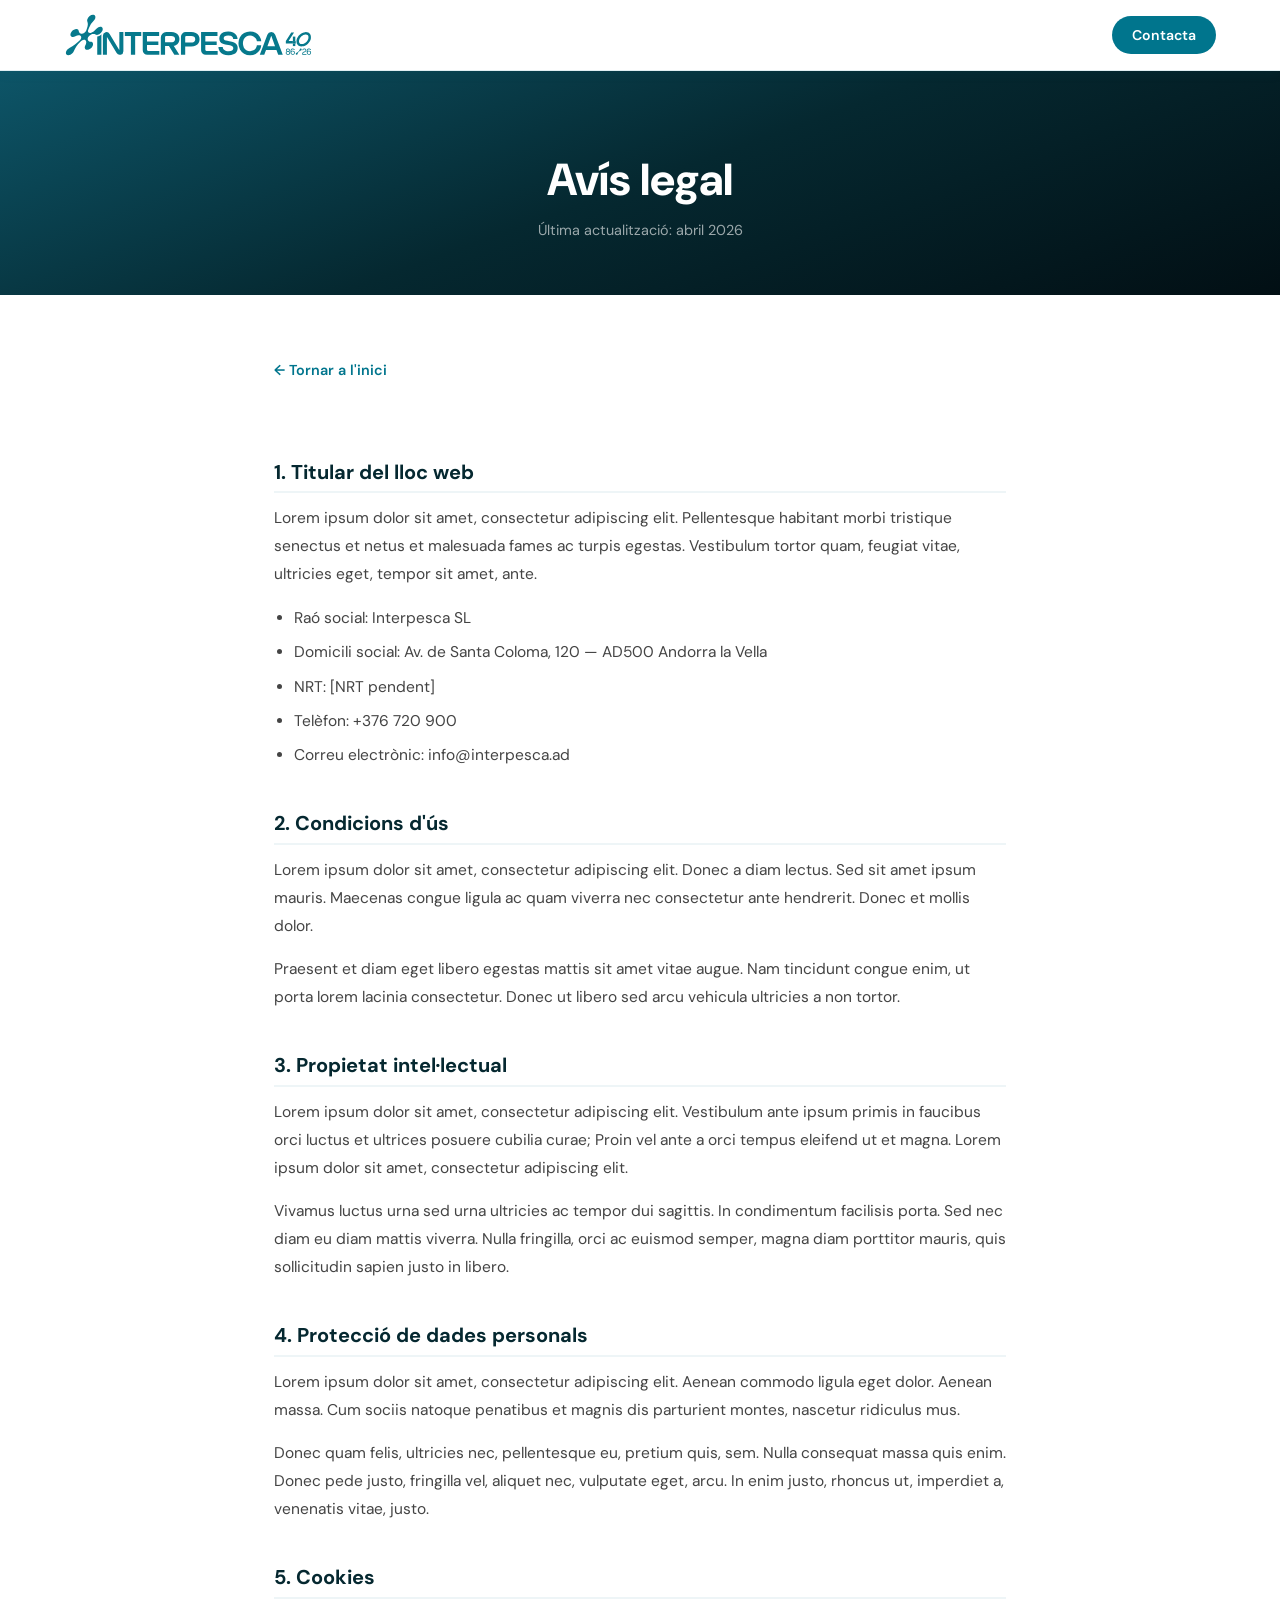
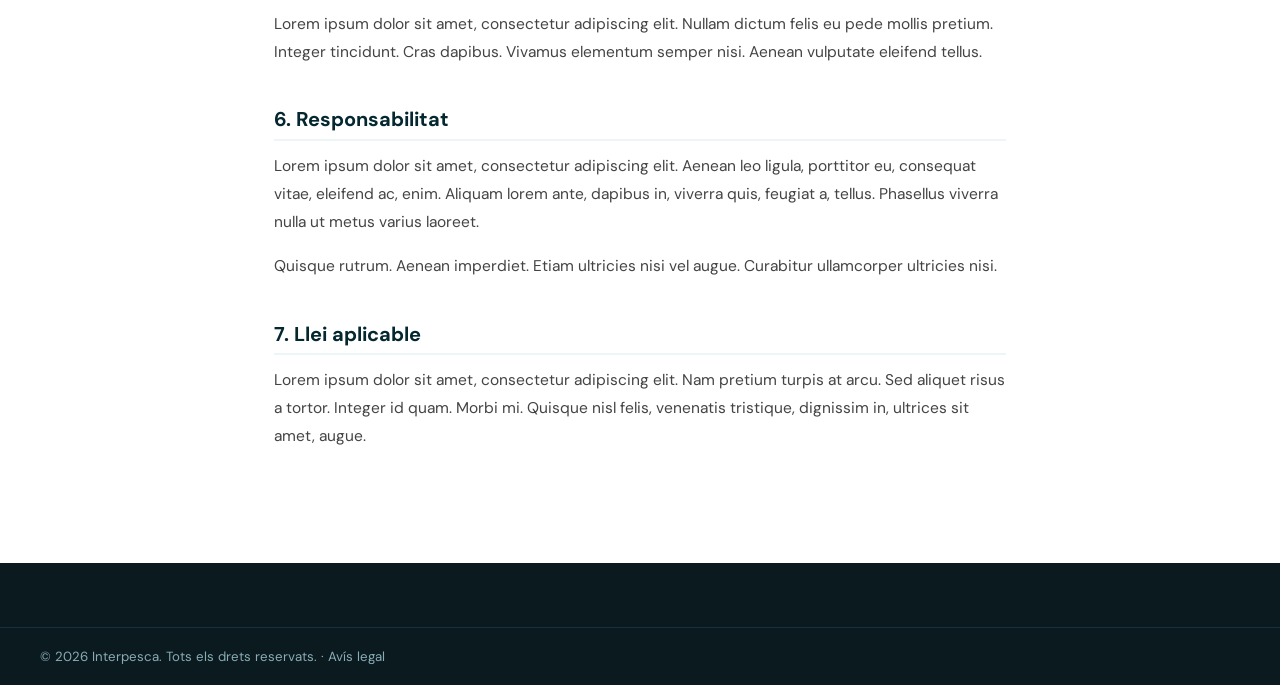
<file: avis-legal.html>
<!DOCTYPE html>
<html lang="ca">
<head>
  <meta charset="UTF-8" />
  <meta name="viewport" content="width=device-width, initial-scale=1.0" />
  <meta name="robots" content="noindex, nofollow" />
  <meta name="theme-color" content="#00758d" />
  <title>Avís legal — Interpesca</title>
  <link rel="icon" type="image/svg+xml" href="assets/logo-segell.svg" />
  <link rel="canonical" href="https://www.interpesca.ad/avis-legal.html" />
  <link rel="preconnect" href="https://fonts.googleapis.com" />
  <link rel="preconnect" href="https://fonts.gstatic.com" crossorigin />
  <link href="https://fonts.googleapis.com/css2?family=DM+Sans:wght@400;500;600;700;800&display=swap" rel="stylesheet" />
  <link rel="stylesheet" href="styles.css" />
  <style>
    .legal-page {
      min-height: 100vh;
      display: flex;
      flex-direction: column;
    }
    .legal-hero {
      background: linear-gradient(160deg, #0d5568 0%, #052830 50%, #020f14 100%);
      padding: 5rem 0 3.5rem;
      text-align: center;
    }
    .legal-hero h1 {
      color: #fff;
      font-size: clamp(1.8rem, 4vw, 2.8rem);
      font-weight: 800;
      margin-bottom: .75rem;
    }
    .legal-hero p {
      color: rgba(255,255,255,.6);
      font-size: .9rem;
    }
    .legal-content {
      flex: 1;
      padding: 4rem 0 6rem;
      background: #fff;
    }
    .legal-content .container {
      max-width: 780px;
    }
    .legal-content h2 {
      font-size: 1.25rem;
      font-weight: 700;
      color: #052830;
      margin: 2.5rem 0 .75rem;
      padding-bottom: .4rem;
      border-bottom: 2px solid #eef5f7;
    }
    .legal-content h2:first-child {
      margin-top: 0;
    }
    .legal-content p {
      color: #444;
      line-height: 1.8;
      margin-bottom: 1rem;
      font-size: .97rem;
    }
    .legal-content ul {
      margin: .5rem 0 1rem 1.25rem;
      color: #444;
      line-height: 1.8;
      font-size: .97rem;
    }
    .legal-content ul li {
      margin-bottom: .4rem;
    }
    .legal-back {
      display: inline-flex;
      align-items: center;
      gap: .5rem;
      color: var(--primary);
      font-weight: 600;
      font-size: .9rem;
      margin-bottom: 2.5rem;
      text-decoration: none;
      transition: gap .2s;
    }
    .legal-back:hover { gap: .75rem; }
  </style>
</head>
<body class="legal-page">

  <!-- HEADER -->
  <header class="header" role="banner">
    <div class="container header__inner">
      <a href="/" class="logo" title="Interpesca · Inici" aria-label="Interpesca, tornar a l'inici">
        <img src="assets/logo-color-40.svg" alt="Logotip Interpesca" class="logo__img" width="160" height="44" />
      </a>
      <nav aria-label="Navegació principal">
        <a href="/#contacte" class="btn btn--primary" style="font-size:.88rem;padding:.6rem 1.25rem">Contacta</a>
      </nav>
    </div>
  </header>

  <!-- HERO -->
  <section class="legal-hero">
    <div class="container">
      <h1>Avís legal</h1>
      <p>Última actualització: abril 2026</p>
    </div>
  </section>

  <!-- CONTINGUT -->
  <main class="legal-content" id="main-content">
    <div class="container">

      <a href="/" class="legal-back" aria-label="Tornar a la pàgina principal">
        ← Tornar a l'inici
      </a>

      <h2>1. Titular del lloc web</h2>
      <p>Lorem ipsum dolor sit amet, consectetur adipiscing elit. Pellentesque habitant morbi tristique senectus et netus et malesuada fames ac turpis egestas. Vestibulum tortor quam, feugiat vitae, ultricies eget, tempor sit amet, ante.</p>
      <ul>
        <li>Raó social: Interpesca SL</li>
        <li>Domicili social: Av. de Santa Coloma, 120 — AD500 Andorra la Vella</li>
        <li>NRT: [NRT pendent]</li>
        <li>Telèfon: <a href="tel:+376720900">+376 720 900</a></li>
        <li>Correu electrònic: <a href="mailto:info@interpesca.ad">info@interpesca.ad</a></li>
      </ul>

      <h2>2. Condicions d'ús</h2>
      <p>Lorem ipsum dolor sit amet, consectetur adipiscing elit. Donec a diam lectus. Sed sit amet ipsum mauris. Maecenas congue ligula ac quam viverra nec consectetur ante hendrerit. Donec et mollis dolor.</p>
      <p>Praesent et diam eget libero egestas mattis sit amet vitae augue. Nam tincidunt congue enim, ut porta lorem lacinia consectetur. Donec ut libero sed arcu vehicula ultricies a non tortor.</p>

      <h2>3. Propietat intel·lectual</h2>
      <p>Lorem ipsum dolor sit amet, consectetur adipiscing elit. Vestibulum ante ipsum primis in faucibus orci luctus et ultrices posuere cubilia curae; Proin vel ante a orci tempus eleifend ut et magna. Lorem ipsum dolor sit amet, consectetur adipiscing elit.</p>
      <p>Vivamus luctus urna sed urna ultricies ac tempor dui sagittis. In condimentum facilisis porta. Sed nec diam eu diam mattis viverra. Nulla fringilla, orci ac euismod semper, magna diam porttitor mauris, quis sollicitudin sapien justo in libero.</p>

      <h2>4. Protecció de dades personals</h2>
      <p>Lorem ipsum dolor sit amet, consectetur adipiscing elit. Aenean commodo ligula eget dolor. Aenean massa. Cum sociis natoque penatibus et magnis dis parturient montes, nascetur ridiculus mus.</p>
      <p>Donec quam felis, ultricies nec, pellentesque eu, pretium quis, sem. Nulla consequat massa quis enim. Donec pede justo, fringilla vel, aliquet nec, vulputate eget, arcu. In enim justo, rhoncus ut, imperdiet a, venenatis vitae, justo.</p>

      <h2>5. Cookies</h2>
      <p>Lorem ipsum dolor sit amet, consectetur adipiscing elit. Nullam dictum felis eu pede mollis pretium. Integer tincidunt. Cras dapibus. Vivamus elementum semper nisi. Aenean vulputate eleifend tellus.</p>

      <h2>6. Responsabilitat</h2>
      <p>Lorem ipsum dolor sit amet, consectetur adipiscing elit. Aenean leo ligula, porttitor eu, consequat vitae, eleifend ac, enim. Aliquam lorem ante, dapibus in, viverra quis, feugiat a, tellus. Phasellus viverra nulla ut metus varius laoreet.</p>
      <p>Quisque rutrum. Aenean imperdiet. Etiam ultricies nisi vel augue. Curabitur ullamcorper ultricies nisi.</p>

      <h2>7. Llei aplicable</h2>
      <p>Lorem ipsum dolor sit amet, consectetur adipiscing elit. Nam pretium turpis at arcu. Sed aliquet risus a tortor. Integer id quam. Morbi mi. Quisque nisl felis, venenatis tristique, dignissim in, ultrices sit amet, augue.</p>

    </div>
  </main>

  <!-- FOOTER -->
  <footer class="footer" role="contentinfo" style="margin-top:auto">
    <div class="footer__bottom">
      <div class="container footer__bottom-inner">
        <p>© 2026 Interpesca. Tots els drets reservats. · <a href="/avis-legal.html" title="Avís legal">Avís legal</a></p>
      </div>
    </div>
  </footer>

</body>
</html>
</file>
<file: styles.css>
/* ===== RESET & BASE ===== */
*, *::before, *::after { box-sizing: border-box; margin: 0; padding: 0; }
html { scroll-behavior: smooth; }
body { font-family: 'DM Sans', system-ui, sans-serif; color: #1a1a1a; background: #fff; }
img { max-width: 100%; }
a { text-decoration: none; color: inherit; }

/* ===== VARIABLES ===== */
:root {
  --primary:      #00758d;
  --primary-light:#00b2e3;
  --primary-pale: #e6f7fc;
  --primary-dark: #005a6e;
  --white:        #ffffff;
  --gray:         #f0f5f7;
  --text-muted:   #5a7078;
  --radius:       12px;
  --shadow:       0 4px 20px rgba(0,117,141,.10);
}

/* ===== UTILITIES ===== */
.container { max-width: 1200px; margin: 0 auto; padding: 0 1.5rem; }
.section-title {
  font-size: clamp(1.6rem, 3vw, 2.2rem); font-weight: 700; color: #1a1a1a;
  margin-bottom: .5rem; position: relative;
}
.section-title--accent::before {
  content: ''; display: block; width: 44px; height: 3px;
  background: var(--primary-light); margin-bottom: 1rem; border-radius: 2px;
}
.section-sub { color: var(--text-muted); margin-bottom: 2.5rem; max-width: 680px; line-height: 1.7; }

/* ===== SCROLL REVEAL ===== */
.reveal { opacity: 0; transform: translateY(24px); transition: opacity .8s ease, transform .8s ease; }
.reveal.visible { opacity: 1; transform: translateY(0); }
.reveal-stagger > * { opacity: 0; transform: translateY(20px); transition: opacity .6s ease, transform .6s ease; }
.reveal-stagger.visible > * { opacity: 1; transform: translateY(0); }
.reveal-stagger.visible > *:nth-child(1)  { transition-delay: .05s; }
.reveal-stagger.visible > *:nth-child(2)  { transition-delay: .12s; }
.reveal-stagger.visible > *:nth-child(3)  { transition-delay: .19s; }
.reveal-stagger.visible > *:nth-child(4)  { transition-delay: .26s; }
.reveal-stagger.visible > *:nth-child(5)  { transition-delay: .33s; }
.reveal-stagger.visible > *:nth-child(6)  { transition-delay: .40s; }
.reveal-stagger.visible > *:nth-child(7)  { transition-delay: .47s; }
.reveal-stagger.visible > *:nth-child(8)  { transition-delay: .54s; }
.reveal-stagger.visible > *:nth-child(9)  { transition-delay: .61s; }
@media (prefers-reduced-motion: reduce) {
  .reveal, .reveal-stagger > *, .stat { opacity: 1 !important; transform: none !important; transition: none !important; }
}

/* ===== BUTTONS ===== */
.btn {
  display: inline-flex; align-items: center; justify-content: center;
  gap: .5rem; padding: .75rem 1.75rem; border-radius: 50px;
  font-weight: 600; font-size: .95rem; cursor: pointer; border: none;
  transition: all .2s; text-align: center;
}
.btn--primary { background: var(--primary); color: #fff; }
.btn--primary:hover { background: var(--primary-dark); transform: translateY(-2px); }
.btn--outline { background: transparent; color: var(--primary); border: 2px solid var(--primary); }
.btn--outline:hover { background: var(--primary); color: #fff; }
.btn--sm { padding: .45rem 1.1rem; font-size: .85rem; }
.btn--large { width: 100%; padding: 1rem; font-size: 1.05rem; border-radius: var(--radius); }
.btn--whatsapp {
  background: #25D366; color: #fff; border-radius: var(--radius);
  padding: .9rem 1.5rem; font-size: .95rem; margin-top: 2rem; width: 100%;
}
.btn--whatsapp:hover { background: #1da851; transform: translateY(-2px); }

/* ===== HEADER ===== */
.header {
  position: sticky; top: 0; z-index: 100;
  background: #fff; border-bottom: 1px solid #e0eef2;
  box-shadow: 0 2px 12px rgba(0,117,141,.08);
}
.header__inner {
  display: flex; align-items: center; justify-content: space-between;
  height: 70px;
}
.logo { display: flex; align-items: center; }
.logo__img { height: 44px; width: auto; display: block; }
.logo__text { font-size: 1.5rem; font-weight: 900; color: var(--primary); letter-spacing: .08em; }
.logo__text--light { color: #fff; }
.footer__logo { height: 56px; width: auto; display: block; margin-bottom: .85rem; }
.nav { display: flex; gap: 2rem; }
.nav a { font-weight: 500; color: #444; transition: color .2s; font-size: .95rem; }
.nav a:hover { color: var(--primary); }
.hamburger { display: none; flex-direction: column; gap: 5px; background: none; border: none; cursor: pointer; padding: .25rem; }
.hamburger span { display: block; width: 24px; height: 2px; background: #333; border-radius: 2px; transition: all .3s; }

/* ===== HERO ===== */
.hero {
  position: relative; min-height: 94vh;
  display: flex; align-items: center;
  background: #001e26;
  overflow: hidden;
}
.hero__video {
  position: absolute; inset: 0; width: 100%; height: 100%;
  object-fit: cover; z-index: 0;
  animation: heroZoom 22s ease-in-out infinite alternate;
}
@keyframes heroZoom {
  from { transform: scale(1); }
  to   { transform: scale(1.08); }
}
.hero__overlay {
  position: absolute; inset: 0; z-index: 1;
  background:
    linear-gradient(90deg, rgba(0,12,18,.96) 0%, rgba(0,30,42,.92) 30%, rgba(0,55,72,.72) 60%, rgba(0,75,95,.45) 100%),
    linear-gradient(180deg, rgba(0,10,16,.55) 0%, transparent 40%, rgba(0,10,16,.7) 100%);
}
.hero__vignette {
  position: absolute; inset: 0; z-index: 1; pointer-events: none;
  background:
    radial-gradient(ellipse at 15% 50%, rgba(0,8,14,.5) 0%, transparent 55%),
    radial-gradient(ellipse at 85% 50%, transparent 40%, rgba(0,10,16,.6) 100%);
}

/* Side label (vertical "Est. 1986") */
.hero__side {
  position: absolute; left: 1.75rem; top: 50%; transform: translateY(-50%);
  z-index: 3; display: flex; flex-direction: column; align-items: center; gap: 1rem;
  animation: heroFadeIn 1.3s ease-out .4s both;
}
.hero__side-line {
  width: 1.5px; height: 72px;
  background: linear-gradient(to bottom, transparent, rgba(255,255,255,.55), transparent);
}
.hero__side-text {
  writing-mode: vertical-lr; transform: rotate(180deg);
  font-size: .68rem; font-weight: 600; letter-spacing: .28em;
  text-transform: uppercase; color: rgba(255,255,255,.5); white-space: nowrap;
}

.hero__content {
  position: relative; z-index: 2;
  max-width: 780px;
  width: 100%;
  text-align: left;
  margin-left: max(5rem, 8vw);
  padding: 0 1.5rem 0 0;
  animation: heroFadeIn 1.1s ease-out both;
}
.hero__accent {
  width: clamp(44px, 4.5vw, 64px); height: 3px; background: var(--primary-light);
  margin-bottom: clamp(1.25rem, 2.2vw, 2rem); box-shadow: 0 0 18px rgba(0,178,227,.6);
}
.hero__eyebrow {
  color: var(--primary-light); font-size: clamp(.72rem, .9vw, .82rem); font-weight: 700;
  letter-spacing: .28em; text-transform: uppercase;
  margin-bottom: clamp(1.25rem, 2.2vw, 2rem);
}
@keyframes heroFadeIn {
  from { opacity: 0; transform: translateY(24px); }
  to   { opacity: 1; transform: translateY(0); }
}
.hero__badge {
  display: inline-flex; align-items: center; gap: .55rem;
  background: rgba(0,0,0,.35); color: #fff;
  border: 1px solid rgba(0,178,227,.6); border-radius: 50px;
  padding: .4rem .75rem; font-size: clamp(.82rem, .95vw, .92rem); font-weight: 600;
  margin-bottom: clamp(1.25rem, 2.2vw, 2rem); backdrop-filter: blur(10px);
  letter-spacing: .01em;
}
.hero__badge-num {
  background: var(--primary-light); color: #fff; font-weight: 800;
  border-radius: 50px; padding: .2rem .75rem; font-size: .85rem;
  letter-spacing: .02em; box-shadow: 0 0 14px rgba(0,178,227,.5);
}
.hero__title {
  font-size: clamp(1.5rem, 4.5vw, 3.8rem); font-weight: 800; line-height: 1.1;
  margin-bottom: clamp(1.25rem, 2.2vw, 2rem); color: #fff;
  text-shadow: 0 2px 36px rgba(0,0,0,.85), 0 1px 4px rgba(0,0,0,.5);
  letter-spacing: -.02em;
}
.hero__title-accent {
  color: var(--primary-light);
  font-style: italic; font-weight: 700;
}
.hero__divider {
  width: clamp(60px, 6vw, 90px); height: 2px; background: rgba(255,255,255,.35);
  margin: 0 0 clamp(1.25rem, 2.2vw, 2rem);
}
.hero__subtitle {
  font-size: clamp(1rem, 1.2vw, 1.15rem); color: rgba(255,255,255,.95);
  margin-bottom: clamp(1.25rem, 2.2vw, 2rem); line-height: 1.75; max-width: 700px;
  text-shadow: 0 1px 20px rgba(0,0,0,.75), 0 1px 3px rgba(0,0,0,.5);
}
.hero__ctas { display: flex; gap: 1rem; flex-wrap: wrap; }
.hero .btn--primary {
  background: #fff; color: var(--primary-dark);
  font-weight: 800; font-size: 1rem; letter-spacing: .01em;
  box-shadow: 0 4px 16px rgba(0,0,0,.25);
}
.hero .btn--primary:hover { background: #f0f8fb; box-shadow: 0 6px 20px rgba(0,0,0,.3); transform: translateY(-2px); }
.btn--ghost {
  background: rgba(255,255,255,.08); color: #fff;
  border: 1.5px solid rgba(255,255,255,.35);
  backdrop-filter: blur(8px);
  padding: .75rem 1.75rem; border-radius: 50px;
  font-weight: 600; font-size: .95rem;
}
.btn--ghost:hover { background: rgba(255,255,255,.18); border-color: rgba(255,255,255,.6); transform: translateY(-2px); }

/* SCROLL INDICATOR (centre baix) */
.hero__scroll {
  position: absolute; bottom: 2.25rem; left: 50%; transform: translateX(-50%);
  z-index: 3; display: flex; flex-direction: column; align-items: center;
  gap: .6rem; color: rgba(255,255,255,.65);
  font-size: .68rem; font-weight: 600; letter-spacing: .3em;
  text-transform: uppercase; text-decoration: none;
  animation: heroScrollFade 1.5s ease-out 1s both;
}
.hero__scroll:hover { color: #fff; }
.hero__scroll-text { order: 1; }
.hero__scroll-line {
  order: 2; width: 1.5px; height: 52px; background: rgba(255,255,255,.35);
  position: relative; overflow: hidden;
}
.hero__scroll-line::after {
  content: ''; position: absolute; top: -100%; left: 0; width: 100%; height: 55%;
  background: linear-gradient(180deg, transparent, var(--primary-light));
  animation: scrollDown 2.2s ease-in-out infinite;
}
@keyframes scrollDown { 0% { top: -100%; } 100% { top: 200%; } }
@keyframes heroScrollFade {
  from { opacity: 0; transform: translateX(-50%) translateY(8px); }
  to   { opacity: 1; transform: translateX(-50%) translateY(0); }
}

/* ===== STATS ===== */
.stats {
  background: var(--primary); padding: 4rem 0;
  border-top: 4px solid var(--primary-dark); position: relative; overflow: hidden;
}
.stats::before {
  content: ''; position: absolute; inset: 0;
  background:
    radial-gradient(circle at 20% 50%, rgba(0,178,227,.18) 0%, transparent 55%),
    radial-gradient(circle at 85% 50%, rgba(0,178,227,.1) 0%, transparent 55%);
  pointer-events: none;
}
.stats__grid { display: grid; grid-template-columns: repeat(3, 1fr); gap: 1rem; text-align: center; position: relative; z-index: 1; }
.stat {
  color: #fff; opacity: 0; transform: translateY(18px);
  transition: opacity .7s ease, transform .7s ease;
}
.stats.visible .stat { opacity: 1; transform: translateY(0); }
.stats.visible .stat:nth-child(1) { transition-delay: .05s; }
.stats.visible .stat:nth-child(2) { transition-delay: .2s; }
.stats.visible .stat:nth-child(3) { transition-delay: .35s; }
.stat + .stat { position: relative; }
.stat + .stat::before {
  content: ''; position: absolute; left: 0; top: 15%; bottom: 15%; width: 1px;
  background: linear-gradient(to bottom, transparent, rgba(255,255,255,.2), transparent);
}
.stat__row { display: flex; align-items: baseline; justify-content: center; gap: .05rem; }
.stat__symbol { font-size: 2.2rem; font-weight: 800; color: var(--primary-light); }
.stat__number { font-size: 3rem; font-weight: 800; }
.stat p {
  font-size: .82rem; opacity: .85; margin-top: .65rem;
  text-transform: uppercase; letter-spacing: .15em; font-weight: 500;
}
.stats__stamp {
  position: absolute; right: 1rem; top: 50%;
  transform: translateY(-50%);
  width: 300px; height: 300px; opacity: .1; z-index: 0;
  pointer-events: none; user-select: none;
}
@media (max-width: 900px) { .stats__stamp { display: none; } }

/* ===== CATEGORIES ===== */
.categories {
  padding: 7rem 0; background: #fff;
  border-top: 1px solid #8fc8dc;
  position: relative;
}
.categories__header {
  display: grid; grid-template-columns: 1fr 1fr; gap: 4rem;
  align-items: end; margin-bottom: 4.5rem;
}
.categories__header .eyebrow { color: var(--primary); margin-bottom: 1rem; }
.categories__header .section-title {
  font-size: clamp(2rem, 4vw, 2.8rem); line-height: 1.1;
  font-weight: 800; color: #0a1a1f; letter-spacing: -.02em;
  margin: 0;
}
.categories__intro {
  color: var(--text-muted); font-size: 1rem; line-height: 1.8;
  max-width: 480px; justify-self: end;
}
.categories__intro strong { color: var(--primary); font-weight: 700; }

.cat-grid {
  display: grid; grid-template-columns: repeat(3, 1fr); gap: 1rem;
}
.cat-card {
  position: relative;
  padding: 2.5rem 2.25rem 2.25rem;
  border: 1px solid #dde5ea;
  border-radius: 16px;
  background: #fff;
  display: flex; flex-direction: column; gap: .75rem;
  transition: transform .3s cubic-bezier(.4,0,.2,1), box-shadow .3s, border-color .3s;
  overflow: hidden;
  box-shadow: 0 1px 3px rgba(10,40,55,.04), 0 4px 16px rgba(10,40,55,.04);
}
.cat-card::before {
  content: ''; position: absolute; top: 0; left: 0; right: 0;
  height: 4px;
  background: linear-gradient(90deg, var(--primary), var(--primary-light));
  transform: scaleX(0); transform-origin: left;
  transition: transform .45s cubic-bezier(.4,0,.2,1);
}
.cat-card:hover {
  transform: translateY(-5px);
  border-color: #c2d2da;
  box-shadow: 0 4px 10px rgba(10,40,55,.06), 0 20px 45px rgba(10,40,55,.12);
}
.cat-card:hover::before { transform: scaleX(1); }

.cat-card__meta {
  display: flex; justify-content: space-between; align-items: center;
  margin-bottom: .75rem;
}
.cat-card__num {
  font-size: .7rem; font-weight: 700; color: #7a9ba7;
  letter-spacing: .22em; font-variant-numeric: tabular-nums;
}
.cat-card__icon {
  width: 42px; height: 42px; border-radius: 10px;
  background: #eef5f8; display: flex; align-items: center; justify-content: center;
  font-size: 1.3rem; line-height: 1;
  transition: background .3s, transform .35s ease;
}
.cat-card:hover .cat-card__icon {
  background: var(--primary-pale);
  transform: scale(1.05);
}

.cat-card h3 {
  font-size: 1.35rem; font-weight: 700; color: #0a1a1f;
  line-height: 1.15; margin-top: .25rem; letter-spacing: -.015em;
}
.cat-card p {
  font-size: .9rem; color: var(--text-muted);
  line-height: 1.7; flex: 1; margin-bottom: .75rem;
}
.cat-card__link {
  display: inline-flex; align-items: center; gap: .55rem;
  color: var(--primary); font-size: .76rem; font-weight: 700;
  text-transform: uppercase; letter-spacing: .16em;
  transition: gap .25s, color .25s;
  align-self: flex-start;
  padding-top: .25rem;
}
.cat-card__link svg { width: 13px; height: 13px; transition: transform .25s; }
.cat-card__link:hover { color: var(--primary-dark); gap: .85rem; }
.cat-card:hover .cat-card__link svg { transform: translateX(4px); }

/* ===== QUI SOM ===== */
.qui-som {
  padding: 7rem 0;
  background: linear-gradient(160deg, #0d5568 0%, #052830 50%, #020f14 100%);
  position: relative; overflow: hidden;
}
.qui-som::before {
  content: ''; position: absolute; top: -120px; right: -120px;
  width: 500px; height: 500px; border-radius: 50%;
  background: radial-gradient(circle, rgba(0,178,227,.08) 0%, transparent 70%);
  pointer-events: none;
}
.qui-som > .container { position: relative; z-index: 1; }

.eyebrow {
  display: inline-block; font-size: .78rem; font-weight: 700;
  color: var(--primary-light); text-transform: uppercase; letter-spacing: .18em;
  margin-bottom: .75rem;
}
.qui-som__header { text-align: center; max-width: 760px; margin: 0 auto 4.5rem; }
.qui-som__header .section-title {
  font-size: clamp(1.8rem, 3.4vw, 2.6rem); line-height: 1.2; margin-bottom: 1.25rem;
  color: #fff;
}
.qui-som__lead { color: rgba(255,255,255,.72); font-size: 1.05rem; line-height: 1.75; }

/* Body: 2 columnes */
.qui-som__body {
  display: grid; grid-template-columns: 1fr 420px; gap: 5rem;
  align-items: stretch;
}

/* Columna esquerra */
.qui-som__content { display: flex; flex-direction: column; gap: 2.25rem; }

.qui-som__story p {
  color: rgba(255,255,255,.78); line-height: 1.9; margin-bottom: 1.1rem; font-size: .98rem;
}
.qui-som__story p:last-child { margin-bottom: 0; }
.qui-som__story strong { color: var(--primary-light); font-weight: 700; }
.qui-som__claim {
  font-weight: 700; color: var(--primary-light); font-size: 1.1rem; font-style: italic;
  padding: 1.25rem 0 0; border-top: 1px solid rgba(0,178,227,.25);
  margin-top: .5rem; line-height: 1.5;
}

.qui-som__subsection { display: flex; flex-direction: column; gap: .75rem; }
.qui-som__subsection p {
  color: rgba(255,255,255,.72); line-height: 1.85; font-size: .96rem; margin-bottom: .5rem;
}
.qui-som__subsection p:last-child { margin-bottom: 0; }
.qui-som__subsection strong { color: var(--primary-light); font-weight: 700; }
.qui-som__subsection-title {
  font-size: .78rem; font-weight: 700; color: var(--primary-light);
  text-transform: uppercase; letter-spacing: .18em;
}

.qui-som__values-list {
  list-style: none; display: flex; flex-direction: column; gap: .55rem;
}
.qui-som__values-list li {
  display: flex; align-items: center; gap: .75rem;
  color: rgba(255,255,255,.78); font-size: .95rem; line-height: 1.5;
}
.qui-som__values-list li::before {
  content: ''; flex-shrink: 0; width: 6px; height: 6px; border-radius: 50%;
  background: var(--primary-light); box-shadow: 0 0 8px rgba(0,178,227,.5);
}

/* Checkmarks */
.qui-som__checks {
  list-style: none; display: flex; flex-direction: column; gap: .85rem;
  padding-top: 1.75rem; border-top: 1px solid rgba(0,178,227,.2);
}
.qui-som__checks li {
  display: flex; align-items: flex-start; gap: .75rem;
  color: rgba(255,255,255,.82); font-size: .95rem; line-height: 1.55;
}
.qui-som__checks li svg {
  width: 18px; height: 18px; flex-shrink: 0; margin-top: .15rem;
  color: var(--primary-light);
}
.qui-som__checks li strong { color: #fff; font-weight: 700; }

/* Columna dreta: fotos */
.qui-som__photo-col {
  display: flex; flex-direction: column; gap: 1.5rem;
}
.qui-som__photo-wrap {
  position: relative; flex: 1; display: flex; flex-direction: column;
}
.qui-som__photo-placeholder {
  width: 100%; flex: 1;
  background: rgba(0,178,227,.06);
  border: 2px dashed rgba(0,178,227,.3);
  border-radius: 20px;
  display: flex; flex-direction: column; align-items: center; justify-content: center;
  gap: 1rem; padding: 2rem;
}
.qui-som__photo-col > .qui-som__photo-placeholder { flex: 1; }
.qui-som__photo-icon {
  width: 56px; height: 56px; color: rgba(0,178,227,.4);
}
.qui-som__photo-label {
  font-size: 1rem; font-weight: 600; color: rgba(255,255,255,.55); text-align: center;
}
.qui-som__photo-sub {
  font-size: .82rem; color: rgba(255,255,255,.3); text-align: center;
  border: 1px solid rgba(0,178,227,.2); border-radius: 50px;
  padding: .3rem .9rem;
}
.qui-som__badge-40 {
  position: absolute; bottom: -18px; right: -18px;
  background: var(--primary-light); color: #fff;
  width: 110px; height: 110px; border-radius: 50%;
  display: flex; flex-direction: column; align-items: center; justify-content: center;
  box-shadow: 0 8px 36px rgba(0,178,227,.4); border: 4px solid #052830;
}
.qui-som__badge-num { font-size: 2.2rem; font-weight: 900; line-height: 1; color: #fff; }
.qui-som__badge-text { font-size: .65rem; font-weight: 600; text-align: center; margin-top: .2rem; line-height: 1.3; letter-spacing: .02em; opacity: .9; }

.qui-som__segell-wrap { display: flex; justify-content: center; }
.qui-som__segell-bottom { opacity: .55; }

/* ===== SOLUCIONS ===== */
.solucions {
  padding: 7rem 0;
  background: linear-gradient(180deg, #f4f8fa 0%, #e9f2f5 100%);
  position: relative; overflow: hidden;
}
.solucions::before {
  content: ''; position: absolute; top: -200px; right: -200px;
  width: 600px; height: 600px; border-radius: 50%;
  background: radial-gradient(circle, rgba(0,178,227,.08) 0%, transparent 70%);
  pointer-events: none;
}
.solucions > .container { position: relative; z-index: 1; }
.solucions__header {
  max-width: 720px; margin: 0 auto 4rem; text-align: center;
}
.solucions__header .eyebrow { color: var(--primary); }
.solucions__header .section-title {
  font-size: clamp(2rem, 4vw, 2.8rem); line-height: 1.15;
  font-weight: 800; color: #0a1a1f; letter-spacing: -.02em;
  margin: 0 0 1.25rem;
}
.solucions__header .section-sub {
  margin: 0 auto; max-width: 600px; font-size: 1rem;
}

.sol-grid {
  display: grid; grid-template-columns: repeat(2, 1fr); gap: 1.5rem;
}
.sol-card {
  position: relative;
  background: #fff; border-radius: 18px;
  padding: 2.5rem 2.25rem 2rem;
  border: 2px solid var(--primary-light);
  transition: transform .3s, box-shadow .3s, border-color .3s;
  overflow: hidden;
  display: flex; flex-direction: column; gap: 1.35rem;
}
.sol-card::before {
  content: attr(data-num);
  position: absolute; top: -1rem; right: 1.5rem;
  font-size: 7rem; font-weight: 900;
  color: rgba(0,178,227,.22);
  line-height: 1; letter-spacing: -.04em; pointer-events: none;
  transition: color .35s, transform .35s;
}
.sol-card:hover {
  transform: translateY(-6px);
  border-color: var(--primary);
  box-shadow: 0 24px 60px rgba(0,117,141,.2);
}
.sol-card:hover::before {
  color: rgba(0,178,227,.38);
  transform: scale(1.05) translateY(-4px);
}

.sol-card__head {
  display: flex; align-items: center; gap: 1.1rem;
  position: relative; z-index: 1;
}
.sol-card__icon {
  width: 58px; height: 58px; border-radius: 16px;
  background: linear-gradient(135deg, var(--primary) 0%, var(--primary-light) 100%);
  color: #fff; display: flex; align-items: center; justify-content: center;
  font-size: 1.65rem; flex-shrink: 0;
  box-shadow: 0 8px 24px rgba(0,117,141,.3);
}
.sol-card h3 {
  font-size: 1.25rem; font-weight: 700; color: #0a1a1f;
  line-height: 1.25; letter-spacing: -.01em;
}
.sol-card__desc {
  font-size: .95rem; color: var(--text-muted);
  line-height: 1.75; position: relative; z-index: 1;
}
.sol-card__list {
  list-style: none; display: flex; flex-direction: column; gap: .7rem;
  padding-top: 1rem; border-top: 1px solid #8fc8dc;
  position: relative; z-index: 1;
}
.sol-card__list li {
  display: flex; align-items: flex-start; gap: .65rem;
  font-size: .88rem; color: #2a3d45; line-height: 1.5; font-weight: 500;
}
.sol-card__list li svg {
  width: 16px; height: 16px; flex-shrink: 0;
  color: var(--primary-light); margin-top: .15rem;
}

/* ===== CONTACTE ===== */
.contacte { padding: 5rem 0; background: linear-gradient(135deg, #003d4c, #00758d); }
.contacte__inner {
  display: grid; grid-template-columns: 1.2fr 1fr; gap: 5rem; align-items: start;
}
.contacte__title { color: #fff !important; }
.contacte__intro { color: rgba(255,255,255,.78); margin-bottom: 1.75rem; line-height: 1.75; font-size: .97rem; }
.contact-form { display: flex; flex-direction: column; gap: 1rem; }
.form-row { display: grid; grid-template-columns: 1fr 1fr; gap: 1rem; }
.contact-form input,
.contact-form select,
.contact-form textarea {
  width: 100%; padding: .85rem 1rem; border: none; border-radius: var(--radius);
  font-size: .95rem; outline: none; font-family: inherit;
  background: rgba(255,255,255,.95); color: #1a1a1a;
  transition: box-shadow .2s;
}
.contact-form input:focus,
.contact-form select:focus,
.contact-form textarea:focus { box-shadow: 0 0 0 3px rgba(0,178,227,.4); }
.contact-form textarea { resize: vertical; }

/* ── Validació: estats d'error ── */
.field-wrap { display: flex; flex-direction: column; gap: .3rem; }
.contact-form input.input-error,
.contact-form select.input-error,
.contact-form textarea.input-error {
  box-shadow: 0 0 0 2px #e74c3c;
  background: #fff8f8;
}
.contact-form input.input-ok,
.contact-form select.input-ok,
.contact-form textarea.input-ok {
  box-shadow: 0 0 0 2px #27ae60;
}
.field-error-msg {
  font-size: .78rem; color: #ff6b6b; font-weight: 500;
  padding-left: .25rem; display: none;
}
.field-error-msg.visible { display: block; }
.privacy-check.input-error { color: #ff6b6b; }
.privacy-check {
  display: flex; align-items: flex-start; gap: .75rem;
  color: rgba(255,255,255,.78); font-size: .88rem; cursor: pointer; line-height: 1.5;
}
.privacy-check input[type="checkbox"] { width: 16px; height: 16px; flex-shrink: 0; margin-top: .15rem; accent-color: var(--primary-light); }
.privacy-link { color: var(--primary-light); text-decoration: underline; }

.contacte__info-col { padding-top: .5rem; }
.contacte__info-title { color: #fff; font-size: 1.3rem; font-weight: 700; margin-bottom: 1.75rem; }
.contact-info { list-style: none; display: flex; flex-direction: column; gap: 1rem; }
.contact-info li { display: flex; gap: .85rem; color: rgba(255,255,255,.8); font-size: .95rem; align-items: flex-start; line-height: 1.5; }
.contact-info--footer li { color: #999; font-size: .88rem; }

/* ===== FAQ ===== */
.faq { padding: 6rem 0; background: #fff; border-top: 1px solid #e0eef2; }
.faq__inner { max-width: 820px; margin: 0 auto; }
.faq__inner .section-title { margin-bottom: 2rem; }
.faq-list { display: flex; flex-direction: column; gap: .65rem; }
.faq-item {
  background: #fff; border-radius: var(--radius);
  border: 1px solid #d9eef4; overflow: hidden;
}
.faq-q {
  width: 100%; display: flex; justify-content: space-between; align-items: center;
  padding: 1.2rem 1.5rem; background: none; border: none; cursor: pointer;
  font-size: .97rem; font-weight: 600; text-align: left; color: #1a1a1a; gap: 1rem;
  transition: color .2s;
}
.faq-q:hover { color: var(--primary); }
.faq-icon {
  font-size: 1.4rem; font-weight: 300; flex-shrink: 0;
  color: var(--primary-light); transition: transform .25s; line-height: 1;
}
.faq-item.open .faq-icon { transform: rotate(45deg); }
.faq-a {
  max-height: 0; overflow: hidden; padding: 0 1.5rem;
  transition: max-height .35s ease, padding .3s ease;
}
.faq-item.open .faq-a { max-height: 420px; padding: 0 1.5rem 1.25rem; }
.faq-a p { color: var(--text-muted); line-height: 1.75; font-size: .95rem; }
.faq-item { transition: border-color .2s, box-shadow .2s; }
.faq-item.open { border-color: var(--primary-light); box-shadow: 0 4px 16px rgba(0,117,141,.08); }

/* ===== MAPA ===== */
.mapa { height: 420px; background: #cce9f0; }
.mapa iframe { width: 100%; height: 100%; border: none; display: block; filter: saturate(1.05); }

/* ===== FOOTER ===== */
.footer { background: #0a1a1f; color: #8aacb5; padding: 4rem 0 0; }
.footer__grid {
  display: grid; grid-template-columns: 2fr 1fr 1fr 1fr;
  gap: 3rem; padding-bottom: 3rem;
}
.footer__brand p {
  font-size: .88rem; line-height: 1.75; margin-top: .85rem;
  max-width: 260px; color: #8aacb5;
}
.footer__col h4 {
  color: #fff; font-size: .75rem; margin-bottom: 1.1rem;
  text-transform: uppercase; letter-spacing: .1em;
}
.footer__col ul { list-style: none; display: flex; flex-direction: column; gap: .55rem; }
.footer__col a { font-size: .88rem; color: #8aacb5; transition: color .2s; }
.footer__col a:hover { color: var(--primary-light); }
.social-links li { display: flex; align-items: center; gap: .5rem; }
.footer__bottom { border-top: 1px solid #1a3040; }
.footer__bottom-inner {
  display: flex; justify-content: space-between; flex-wrap: wrap;
  gap: .5rem; padding: 1.25rem 0; font-size: .83rem;
}
.footer__bottom a { color: #8aacb5; transition: color .2s; }
.footer__bottom a:hover { color: var(--primary-light); }
.footer__bottom a[href*="bitanube"],
.footer__bottom a[title*="Bitanube"] { transition: all .3s; }
.footer__bottom a[href*="bitanube"]:hover,
.footer__bottom a[title*="Bitanube"]:hover {
  background: linear-gradient(90deg, #6b2d8b, #b05cc8);
  -webkit-background-clip: text;
  -webkit-text-fill-color: transparent;
  background-clip: text;
  color: transparent;
}

/* ===== WHATSAPP FLOTANT ===== */
.whatsapp-float {
  position: fixed; bottom: 2rem; right: 2rem; z-index: 500;
  background: #25D366; color: #fff;
  width: 58px; height: 58px; border-radius: 50%;
  display: flex; align-items: center; justify-content: center;
  box-shadow: 0 4px 20px rgba(37,211,102,.45);
  transition: transform .2s, box-shadow .2s;
}
.whatsapp-float:hover { transform: scale(1.1); box-shadow: 0 6px 28px rgba(37,211,102,.55); }

/* ===== TOAST ===== */
.toast {
  position: fixed; bottom: 2rem; left: 50%; transform: translateX(-50%) translateY(20px);
  background: var(--primary); color: #fff; padding: 1rem 2rem; border-radius: 50px;
  font-weight: 600; z-index: 600; transition: transform .3s, opacity .3s;
  max-width: 90vw; text-align: center; font-size: .95rem;
  box-shadow: 0 4px 20px rgba(0,117,141,.35);
  opacity: 0; pointer-events: none;
}
.toast.show { transform: translateX(-50%) translateY(0); opacity: 1; pointer-events: auto; }
.toast--error { background: #c0392b; }

/* ===== BACK TO TOP ===== */
.back-top {
  position: fixed; bottom: calc(2rem + 58px + .75rem); right: 2rem; z-index: 999;
  display: flex; align-items: center; justify-content: center;
  width: 58px; height: 58px; border-radius: 50%;
  background: rgba(5,40,48,.85); backdrop-filter: blur(8px);
  border: none;
  color: #fff;
  cursor: pointer; opacity: 0; pointer-events: none;
  transform: translateY(10px);
  box-shadow: 0 4px 20px rgba(0,0,0,.3);
  transition: opacity .3s, transform .3s, background .2s, box-shadow .2s;
}
.back-top.visible { opacity: 1; pointer-events: auto; transform: translateY(0); }
.back-top:hover { background: var(--primary); box-shadow: 0 6px 28px rgba(0,117,141,.5); }

/* ===== RESPONSIVE ===== */
@media (max-width: 1060px) {
  .footer__grid { grid-template-columns: 1fr 1fr; gap: 2.5rem; }
  .footer__brand { grid-column: 1 / -1; }
}
@media (max-width: 900px) {
  .stats__grid { grid-template-columns: repeat(3, 1fr); }
  .cat-grid { grid-template-columns: repeat(2, 1fr); }
  .categories__header { grid-template-columns: 1fr; gap: 1.5rem; }
  .categories__intro { justify-self: start; max-width: none; }
  .sol-grid { grid-template-columns: 1fr; }
  .hero__content { margin-left: 2rem; padding-right: 2rem; }
  .hero__side { display: none; }
  .hero__scroll { bottom: 1.5rem; }
  .qui-som__body { grid-template-columns: 1fr; gap: 3rem; }
  .qui-som__photo-col { position: static; width: 100%; max-width: 380px; margin: 0 auto; }
  .contacte__inner { grid-template-columns: 1fr; gap: 3rem; }
}
@media (max-width: 640px) {
  /* ── Nav ── */
  .nav {
    display: none; flex-direction: column; position: absolute;
    top: 70px; left: 0; right: 0; background: #fff;
    border-top: 1px solid #e0eef2; padding: 1.5rem; gap: 1.25rem;
    box-shadow: 0 8px 20px rgba(0,117,141,.1);
  }
  .nav.open { display: flex; }
  .hamburger { display: flex; }

  /* ── Hero: centrat ── */
  .hero { align-items: center; padding-bottom: 8vh; }
  .hero__content {
    margin-left: 1.25rem; padding-right: 1.25rem;
    text-align: center; display: flex; flex-direction: column; align-items: center;
  }
  .hero__accent { margin-left: auto; margin-right: auto; }
  .hero__divider { margin-left: auto; margin-right: auto; }
  .hero__badge { align-self: center; }
  .hero__title { font-size: clamp(1.4rem, 6.5vw, 2rem); }
  .hero__subtitle { font-size: 1rem; max-width: 100%; text-align: center; }
  .hero__ctas { flex-direction: column; align-items: stretch; width: 100%; }
  .hero__ctas .btn { width: 100%; }

  /* ── Utilitats de secció: centrades ── */
  .section-title { text-align: center; }
  .section-title--accent::before { margin-left: auto; margin-right: auto; }
  .section-sub { text-align: center; max-width: 100%; }
  .eyebrow { text-align: center; }

  /* ── Stats ── */
  .stats__grid { grid-template-columns: repeat(3, 1fr); gap: .75rem; }
  .stat__number { font-size: 1.8rem; }
  .stat__symbol { font-size: 1.4rem; }
  .stat p { font-size: .68rem; letter-spacing: .08em; margin-top: .4rem; }

  /* ── Categories ── */
  .cat-grid { grid-template-columns: 1fr; }
  .categories__header { text-align: center; }
  .categories__header .section-title { text-align: center; }
  .categories__intro { justify-self: center; text-align: center; }

  /* ── Qui som ── */
  .timeline { grid-template-columns: 1fr; }
  .pilars { grid-template-columns: 1fr; }
  .qui-som__badge-40 { width: 90px; height: 90px; bottom: -14px; right: -14px; }
  .qui-som__badge-num { font-size: 1.8rem; }
  .qui-som__body { text-align: center; }
  .qui-som__body p { text-align: center; }
  .qui-som__subsection-title { justify-content: center; }
  .qui-som__list { align-items: center; }
  .qui-som__list li { justify-content: center; text-align: center; }
  .qui-som__values-list { align-items: center; }

  /* ── Solucions ── */
  .sol-card { text-align: center; }
  .sol-card__head { flex-direction: column; align-items: center; }
  .sol-card__list li { justify-content: center; }

  /* ── Contacte ── */
  .contacte__intro { text-align: center; }
  .contacte__info-col { text-align: center; }
  .contacte__info-title { text-align: center; }
  .contact-info { text-align: center; }
  .contact-info li { justify-content: center; }
  .contact-form label { text-align: left; }

  /* ── FAQ ── */
  .faq__inner { text-align: center; }
  .faq__btn { text-align: left; }

  /* ── Formulari ── */
  .form-row { grid-template-columns: 1fr; }

  /* ── Footer ── */
  .footer__grid { grid-template-columns: 1fr; gap: 2rem; text-align: center; }
  .footer__brand { display: flex; flex-direction: column; align-items: center; text-align: center; }
  .footer__bottom-inner { flex-direction: column; text-align: center; }
  .footer__links { align-items: center; }
  .footer__col ul { align-items: center; }
  .contact-info--footer li { justify-content: center; }
  .social-links li { justify-content: center; }

  /* ── Flotants ── */
  .whatsapp-float { bottom: 1.25rem; right: 1.25rem; }
  .back-top { bottom: calc(1.25rem + 58px + .75rem); right: 1.25rem; }
  .back-top.visible { transform: translateY(0); }
}
</file>
